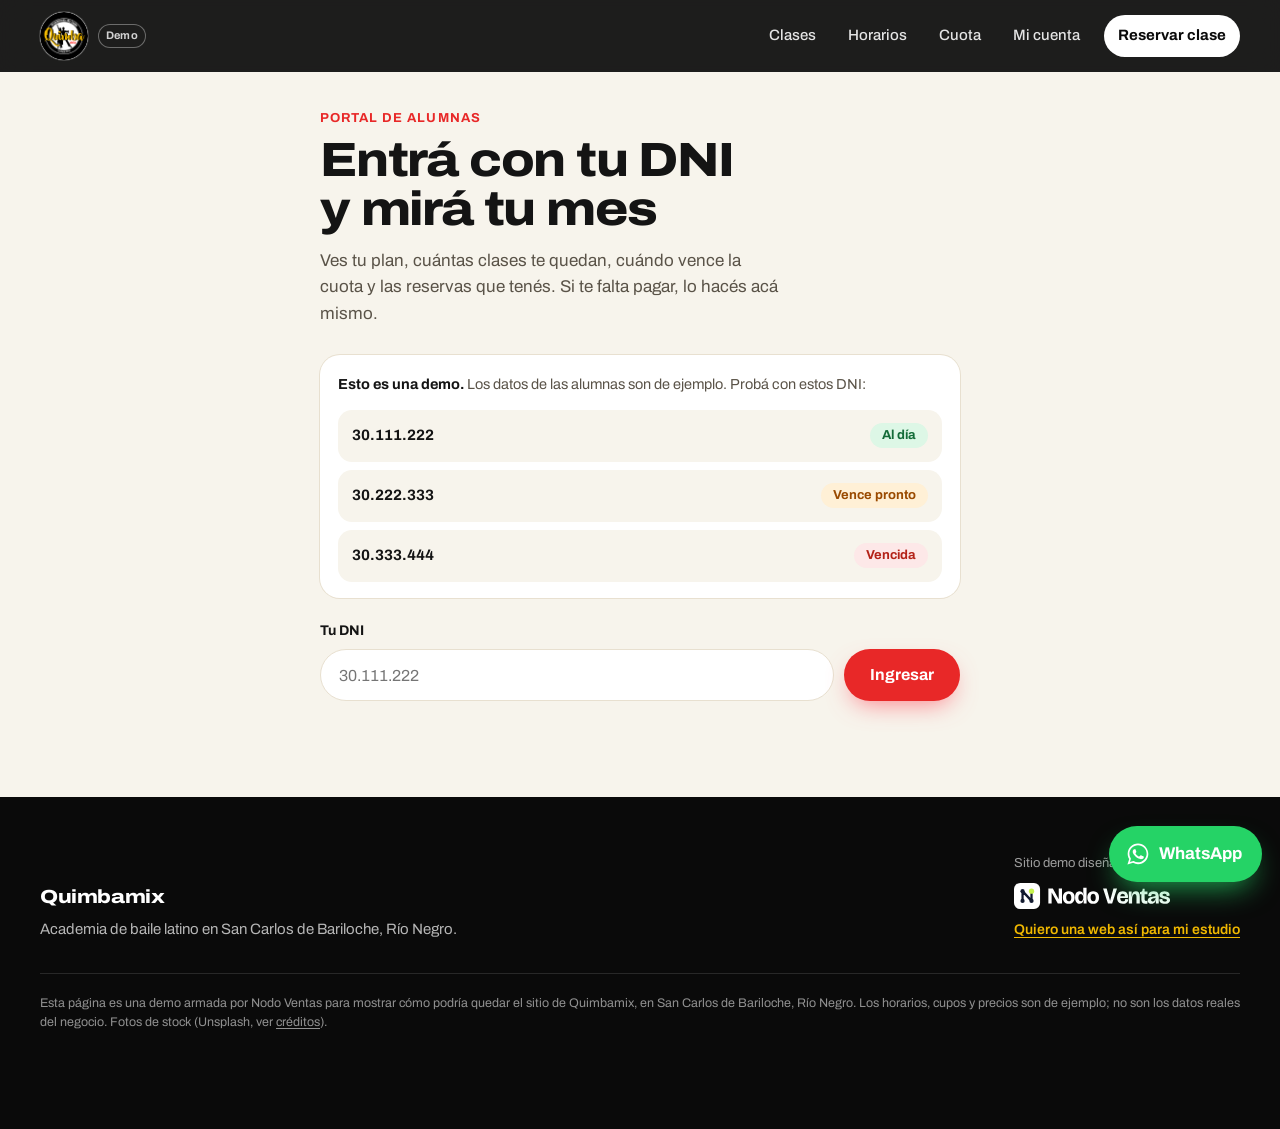
<file: mi-cuenta/index.html>
<!DOCTYPE html>
<html lang="es-AR">
<head>
  <meta charset="utf-8">
  <meta name="viewport" content="width=device-width, initial-scale=1, viewport-fit=cover">
  <title>Portal de alumnas · Quimbamix</title>
  <meta name="description" content="Entrá con tu DNI y mirá tu plan, cuántas clases te quedan, cuándo vence la cuota y tus reservas. Sitio demo creado por Nodo Ventas.">
  <meta name="robots" content="noindex, nofollow">
  <meta name="theme-color" content="#0A0A0A">
  <link rel="icon" href="../img/brand/favicon.png" type="image/png">
  <link rel="preconnect" href="https://fonts.googleapis.com">
  <link rel="preconnect" href="https://fonts.gstatic.com" crossorigin>
  <link href="https://fonts.googleapis.com/css2?family=Archivo:wdth,wght@62..125,400..900&display=swap" rel="stylesheet">
  <link rel="stylesheet" href="../styles.css">
  <link rel="stylesheet" href="portal.css">
</head>
<body class="subpage">
  <a class="skip" href="#contenido">Saltar al contenido</a>

  <header class="site-header solid" id="top">
    <div class="wrap header-inner">
      <a class="brand" href="../" aria-label="Quimbamix, inicio">
        <img class="brand-logo round" src="../img/brand/logo.png" alt="Quimbamix">
      </a>
      <a class="demo-tag" href="../oferta/" title="Sitio demo hecho por Nodo Ventas">Demo</a>
      <button class="menu-btn" type="button" aria-expanded="false" aria-controls="nav" aria-label="Abrir menú"><span></span><span></span></button>
      <nav class="nav" id="nav">
        <a href="../#clases">Clases</a>
        <a href="../#horarios">Horarios</a>
        <a href="../#cuota">Cuota</a>
        <a href="./" aria-current="page">Mi cuenta</a>
        <a class="nav-cta" href="../#horarios">Reservar clase</a>
      </nav>
    </div>
  </header>

  <main id="contenido" class="portal">
    <div class="wrap portal-wrap">
      <p class="portal-kicker">Portal de alumnas</p>
      <h1>Entrá con tu DNI y mirá tu mes</h1>
      <p class="portal-lead">Ves tu plan, cuántas clases te quedan, cuándo vence la cuota y las reservas que tenés. Si te falta pagar, lo hacés acá mismo.</p>

      <aside class="demo-banner" aria-label="Datos de la demo">
        <p><strong>Esto es una demo.</strong> Los datos de las alumnas son de ejemplo. Probá con estos DNI:</p>
        <div class="dni-hints">
          <button type="button" class="hint" data-dni="30111222">30.111.222 <span class="badge badge-ok">Al día</span></button>
          <button type="button" class="hint" data-dni="30222333">30.222.333 <span class="badge badge-pend">Vence pronto</span></button>
          <button type="button" class="hint" data-dni="30333444">30.333.444 <span class="badge badge-late">Vencida</span></button>
        </div>
      </aside>

      <form id="login-form" class="dni-form">
        <label for="dni">Tu DNI</label>
        <div class="dni-row">
          <input id="dni" name="dni" inputmode="numeric" autocomplete="off" required placeholder="30.111.222" aria-describedby="dni-error">
          <button class="btn btn-coral" type="submit">Ingresar</button>
        </div>
        <p class="form-error" id="dni-error" hidden>No encontramos ese DNI. En la demo usá uno de los tres de arriba.</p>
      </form>

      <section id="account-panel" class="account portal-account" hidden aria-live="polite"></section>
    </div>
  </main>

  <footer class="site-footer">
    <div class="wrap footer-grid">
      <div class="footer-brand">
        <span class="brand-name">Quimbamix</span>
        <p>Academia de baile latino en San Carlos de Bariloche, Río Negro.</p>
      </div>
      <div class="made-by">
        <span>Sitio demo diseñado por</span>
        <a href="../oferta/" aria-label="Nodo Ventas, ver la oferta"><img src="../img/nodo/nodo-ventas-logo-blanco.svg" alt="Nodo Ventas" width="150" height="25"></a>
        <a class="made-link" href="../oferta/">Quiero una web así para mi estudio</a>
      </div>
    </div>
    <p class="wrap legal">Esta página es una demo armada por Nodo Ventas para mostrar cómo podría quedar el sitio de Quimbamix, en San Carlos de Bariloche, Río Negro. Los horarios, cupos y precios son de ejemplo; no son los datos reales del negocio. Fotos de stock (Unsplash, ver <a href="../CREDITS.md">créditos</a>).</p>
  </footer>

  <a class="wa-float" href="https://wa.me/5491100000000?text=Hola%21%20Quiero%20reservar%20una%20clase%20de%20prueba" target="_blank" rel="noopener" aria-label="Escribir por WhatsApp">
    <svg viewBox="0 0 32 32" aria-hidden="true"><path fill="currentColor" d="M16 3C9 3 3.3 8.6 3.3 15.6c0 2.4.7 4.7 1.9 6.7L3 29l6.9-2.1c1.9 1 4 1.6 6.1 1.6 7 0 12.7-5.6 12.7-12.6S23 3 16 3zm0 23.2c-1.9 0-3.8-.5-5.4-1.5l-.4-.2-4.1 1.2 1.2-4-.3-.4a10.4 10.4 0 0 1-1.6-5.6C5.4 9.9 10.1 5.3 16 5.3s10.6 4.6 10.6 10.3S21.9 26.2 16 26.2zm5.8-7.7c-.3-.2-1.9-.9-2.2-1-.3-.1-.5-.2-.7.2-.2.3-.8 1-1 1.2-.2.2-.4.2-.7.1-.3-.2-1.3-.5-2.5-1.6-.9-.8-1.6-1.8-1.7-2.1-.2-.3 0-.5.1-.6l.5-.6c.2-.2.2-.3.3-.6.1-.2 0-.4 0-.6l-1-2.4c-.3-.6-.5-.5-.7-.5h-.6c-.2 0-.6.1-.9.4-.3.3-1.2 1.1-1.2 2.7s1.2 3.2 1.4 3.4c.2.2 2.4 3.6 5.8 5 2.9 1.1 3.4.9 4 .8.6-.1 1.9-.8 2.2-1.5.3-.8.3-1.4.2-1.5-.1-.2-.3-.3-.6-.4z"/></svg>
    <span>WhatsApp</span>
  </a>

  <div class="modal" id="modal-pago" hidden>
    <div class="sheet" role="dialog" aria-modal="true" aria-labelledby="pago-titulo">
      <button class="sheet-x" type="button" data-close aria-label="Cerrar">×</button>
      <div id="pago-form">
        <h2 id="pago-titulo">Cuota de noviembre</h2>
        <p class="pay-amount">$18.000</p>
        <p class="class-resume" id="pago-resumen">Plan 8 clases · Quimbamix</p>
        <fieldset class="pay-methods">
          <legend>Medio de pago</legend>
          <label><input type="radio" name="pm" checked> Dinero en cuenta de Mercado Pago</label>
          <label><input type="radio" name="pm"> Tarjeta de débito o crédito</label>
        </fieldset>
        <button class="btn btn-mp btn-block" type="button" id="btn-pagar">Pagar $18.000</button>
        <p class="fine-print">Simulación de demo: no se abre un checkout real ni se cobra nada.</p>
      </div>
      <div id="pago-ok" hidden>
        <div class="ok-head">
          <span class="ok-check" aria-hidden="true"><svg viewBox="0 0 24 24"><path d="M5 12.5l4.2 4.2L19 7" fill="none" stroke="currentColor" stroke-width="2.6" stroke-linecap="round" stroke-linejoin="round"/></svg></span>
          <div><h2>Pago aprobado</h2><p class="class-resume">La cuota quedó acreditada en tu cuenta.</p></div>
        </div>
        <button class="btn btn-ink btn-block" type="button" data-close>Volver</button>
      </div>
    </div>
  </div>

  <script src="portal.js"></script>
</body>
</html>
</file>
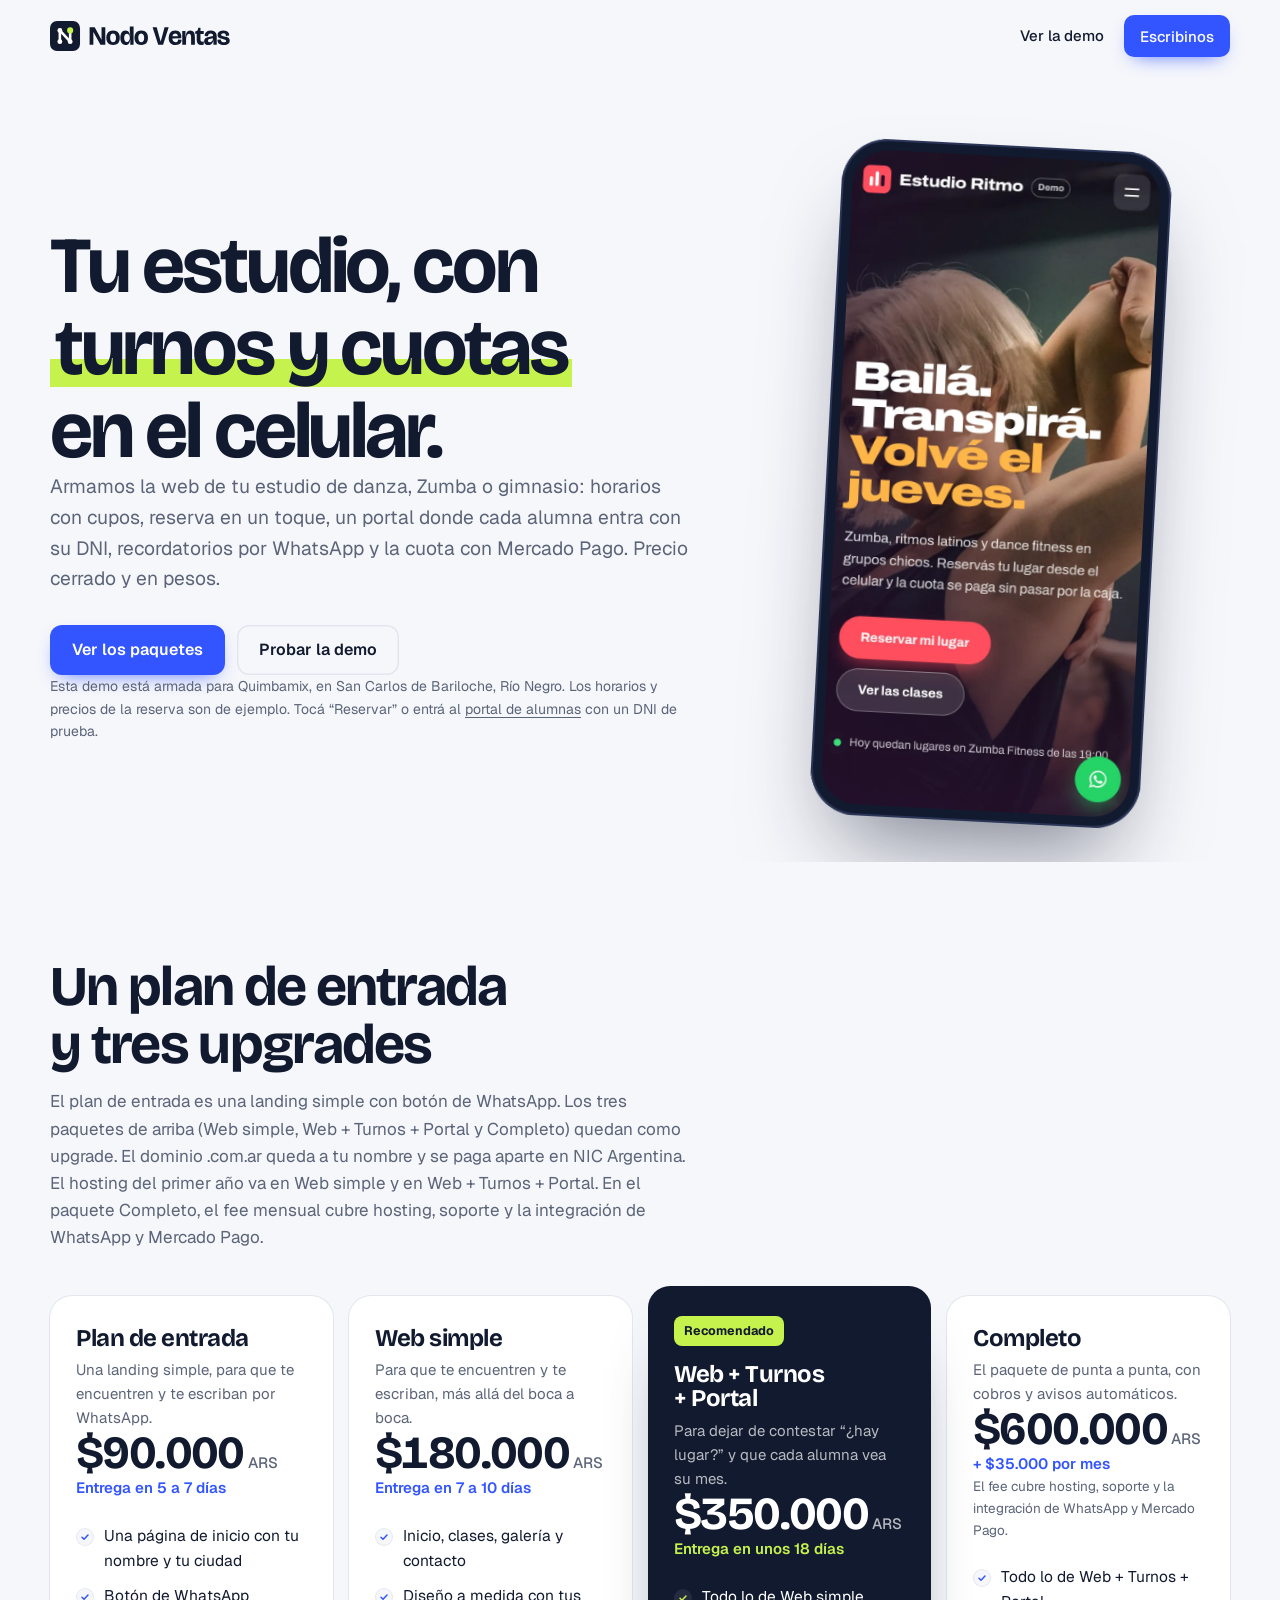
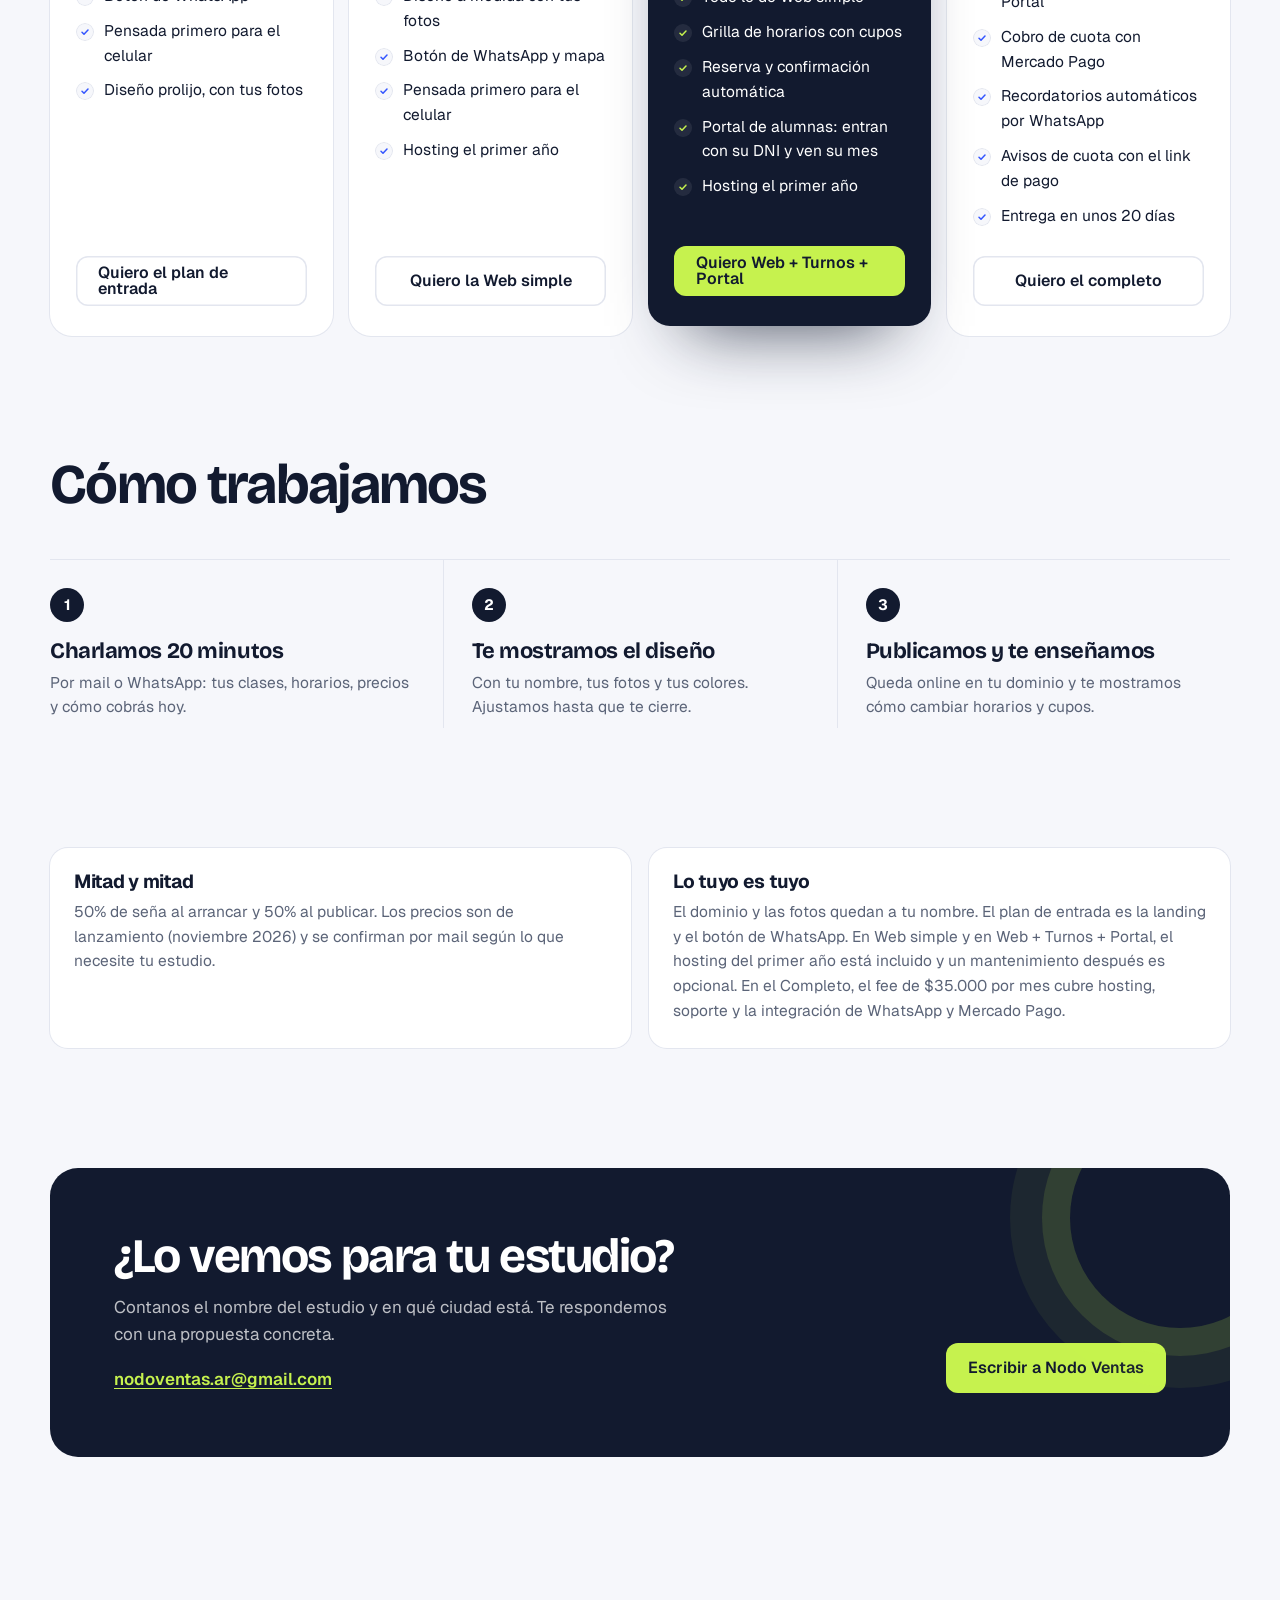
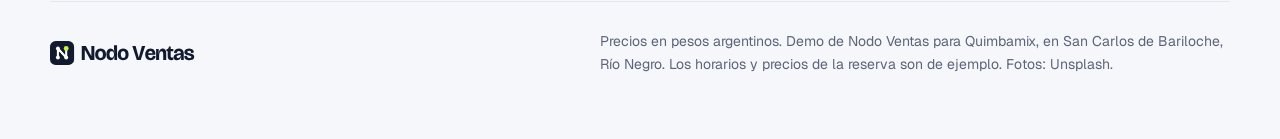
<file: oferta/index.html>
<!DOCTYPE html>
<html lang="es-AR">
<head>
  <meta charset="utf-8">
  <meta name="viewport" content="width=device-width, initial-scale=1">
  <title>Webs con turnos y cobros para estudios · Nodo Ventas</title>
  <meta name="description" content="Nodo Ventas arma webs para estudios de danza, Zumba, yoga, pilates, academias y centros de belleza: landing de entrada, horarios, reserva, portal de alumnas, recordatorios por WhatsApp y cuota con Mercado Pago.">
  <meta name="robots" content="noindex, nofollow">
  <meta name="theme-color" content="#F6F7FB">
  <link rel="icon" href="../img/nodo/favicon.svg" type="image/svg+xml">
  <link rel="preconnect" href="https://fonts.googleapis.com">
  <link rel="preconnect" href="https://fonts.gstatic.com" crossorigin>
  <link href="https://fonts.googleapis.com/css2?family=Bricolage+Grotesque:opsz,wght@12..96,600..800&family=Geist:wght@400..700&display=swap" rel="stylesheet">
  <link rel="stylesheet" href="../nodo.css">
</head>
<body class="nv">
  <header class="nv-header">
    <div class="nv-wrap">
      <a class="nv-logo" href="./"><img src="../img/nodo/nodo-ventas-logo.svg" alt="Nodo Ventas" width="182" height="30"></a>
      <nav class="nv-nav">
        <a class="nv-hide-sm" href="../">Ver la demo</a>
        <a class="nv-btn nv-btn-primary" href="mailto:nodoventas.ar@gmail.com?subject=Quiero%20una%20web%20para%20mi%20estudio">Escribinos</a>
      </nav>
    </div>
  </header>

  <main>
    <section class="nv-hero">
      <div class="nv-wrap">
        <div>
          <h1>Tu estudio, con <span class="nv-mark">turnos y cuotas</span> en el celular.</h1>
          <p class="nv-lead">Armamos la web de tu estudio de danza, Zumba o gimnasio: horarios con cupos, reserva en un toque, un portal donde cada alumna entra con su DNI, recordatorios por WhatsApp y la cuota con Mercado Pago. Precio cerrado y en pesos.</p>
          <div class="nv-cta-row">
            <a class="nv-btn nv-btn-primary" href="#paquetes">Ver los paquetes</a>
            <a class="nv-btn nv-btn-line" href="../">Probar la demo</a>
          </div>
          <p class="nv-note">Esta demo está armada para Quimbamix, en San Carlos de Bariloche, Río Negro. Los horarios y precios de la reserva son de ejemplo. Tocá “Reservar” o entrá al <a href="../mi-cuenta/">portal de alumnas</a> con un DNI de prueba.</p>
        </div>
        <div class="nv-device"><img src="../img/nodo/demo-movil.webp" alt="La demo de Quimbamix en un celular" width="390" height="800"></div>
      </div>
    </section>

    <section class="nv-section" id="paquetes">
      <div class="nv-wrap">
        <div class="nv-head">
          <h2>Un plan de entrada y tres upgrades</h2>
          <p>El plan de entrada es una landing simple con botón de WhatsApp. Los tres paquetes de arriba (Web simple, Web + Turnos + Portal y Completo) quedan como upgrade. El dominio .com.ar queda a tu nombre y se paga aparte en NIC Argentina. El hosting del primer año va en Web simple y en Web + Turnos + Portal. En el paquete Completo, el fee mensual cubre hosting, soporte y la integración de WhatsApp y Mercado Pago.</p>
        </div>
        <div class="nv-plans">
          <article class="nv-plan">
            <h3>Plan de entrada</h3>
            <p class="nv-for">Una landing simple, para que te encuentren y te escriban por WhatsApp.</p>
            <p class="nv-price">$90.000<small>ARS</small></p>
            <p class="nv-fee">Entrega en 5 a 7 días</p>
            <ul>
              <li>Una página de inicio con tu nombre y tu ciudad</li>
              <li>Botón de WhatsApp</li>
              <li>Pensada primero para el celular</li>
              <li>Diseño prolijo, con tus fotos</li>
            </ul>
            <a class="nv-btn nv-btn-line" href="mailto:nodoventas.ar@gmail.com?subject=Plan%20de%20entrada">Quiero el plan de entrada</a>
          </article>
          <article class="nv-plan">
            <h3>Web simple</h3>
            <p class="nv-for">Para que te encuentren y te escriban, más allá del boca a boca.</p>
            <p class="nv-price">$180.000<small>ARS</small></p>
            <p class="nv-fee">Entrega en 7 a 10 días</p>
            <ul>
              <li>Inicio, clases, galería y contacto</li>
              <li>Diseño a medida con tus fotos</li>
              <li>Botón de WhatsApp y mapa</li>
              <li>Pensada primero para el celular</li>
              <li>Hosting el primer año</li>
            </ul>
            <a class="nv-btn nv-btn-line" href="mailto:nodoventas.ar@gmail.com?subject=Paquete%20Web%20simple">Quiero la Web simple</a>
          </article>
          <article class="nv-plan nv-featured">
            <span class="nv-flag">Recomendado</span>
            <h3>Web + Turnos + Portal</h3>
            <p class="nv-for">Para dejar de contestar “¿hay lugar?” y que cada alumna vea su mes.</p>
            <p class="nv-price">$350.000<small>ARS</small></p>
            <p class="nv-fee">Entrega en unos 18 días</p>
            <ul>
              <li>Todo lo de Web simple</li>
              <li>Grilla de horarios con cupos</li>
              <li>Reserva y confirmación automática</li>
              <li>Portal de alumnas: entran con su DNI y ven su mes</li>
              <li>Hosting el primer año</li>
            </ul>
            <a class="nv-btn nv-btn-lime" href="mailto:nodoventas.ar@gmail.com?subject=Paquete%20Web%20%2B%20Turnos%20%2B%20Portal">Quiero Web + Turnos + Portal</a>
          </article>
          <article class="nv-plan">
            <h3>Completo</h3>
            <p class="nv-for">El paquete de punta a punta, con cobros y avisos automáticos.</p>
            <p class="nv-price">$600.000<small>ARS</small></p>
            <p class="nv-fee">+ $35.000 por mes</p>
            <p class="nv-fee-note">El fee cubre hosting, soporte y la integración de WhatsApp y Mercado Pago.</p>
            <ul>
              <li>Todo lo de Web + Turnos + Portal</li>
              <li>Cobro de cuota con Mercado Pago</li>
              <li>Recordatorios automáticos por WhatsApp</li>
              <li>Avisos de cuota con el link de pago</li>
              <li>Entrega en unos 20 días</li>
            </ul>
            <a class="nv-btn nv-btn-line" href="mailto:nodoventas.ar@gmail.com?subject=Paquete%20Completo">Quiero el completo</a>
          </article>
        </div>
      </div>
    </section>

    <section class="nv-section" style="padding-top:24px">
      <div class="nv-wrap">
        <div class="nv-head"><h2>Cómo trabajamos</h2></div>
        <div class="nv-steps">
          <div class="nv-step"><h3>Charlamos 20 minutos</h3><p>Por mail o WhatsApp: tus clases, horarios, precios y cómo cobrás hoy.</p></div>
          <div class="nv-step"><h3>Te mostramos el diseño</h3><p>Con tu nombre, tus fotos y tus colores. Ajustamos hasta que te cierre.</p></div>
          <div class="nv-step"><h3>Publicamos y te enseñamos</h3><p>Queda online en tu dominio y te mostramos cómo cambiar horarios y cupos.</p></div>
        </div>
      </div>
    </section>

    <section class="nv-section" style="padding-top:24px">
      <div class="nv-wrap nv-terms">
        <div class="nv-term"><h3>Mitad y mitad</h3><p>50% de seña al arrancar y 50% al publicar. Los precios son de lanzamiento (noviembre 2026) y se confirman por mail según lo que necesite tu estudio.</p></div>
        <div class="nv-term"><h3>Lo tuyo es tuyo</h3><p>El dominio y las fotos quedan a tu nombre. El plan de entrada es la landing y el botón de WhatsApp. En Web simple y en Web + Turnos + Portal, el hosting del primer año está incluido y un mantenimiento después es opcional. En el Completo, el fee de $35.000 por mes cubre hosting, soporte y la integración de WhatsApp y Mercado Pago.</p></div>
      </div>
    </section>

    <section class="nv-section" style="padding-top:24px">
      <div class="nv-wrap">
        <div class="nv-cta">
          <div>
            <h2>¿Lo vemos para tu estudio?</h2>
            <p>Contanos el nombre del estudio y en qué ciudad está. Te respondemos con una propuesta concreta.</p>
            <a class="nv-mail" href="mailto:nodoventas.ar@gmail.com">nodoventas.ar@gmail.com</a>
          </div>
          <a class="nv-btn nv-btn-lime" href="mailto:nodoventas.ar@gmail.com?subject=Quiero%20una%20web%20para%20mi%20estudio">Escribir a Nodo Ventas</a>
        </div>
      </div>
    </section>
  </main>

  <footer class="nv-footer">
    <div class="nv-wrap">
      <img src="../img/nodo/nodo-ventas-logo.svg" alt="Nodo Ventas" width="146" height="24">
      <p class="nv-disclaimer">Precios en pesos argentinos. Demo de Nodo Ventas para Quimbamix, en San Carlos de Bariloche, Río Negro. Los horarios y precios de la reserva son de ejemplo. Fotos: Unsplash.</p>
    </div>
  </footer>
  <script>
    const h = document.querySelector(".nv-header");
    addEventListener("scroll", () => h.classList.toggle("scrolled", scrollY > 8), { passive: true });
  </script>
</body>
</html>
</file>
<file: styles.css>
:root {
  --plum: #0A0A0A;
  --plum-2: #1A1A1A;
  --coral: #E82828;
  --coral-ink: #C01C1C;
  --amber: #F0B800;
  --paper: #FFFFFF;
  --mist: #F7F4EC;
  --ink: #141414;
  --ink-soft: #5A5348;
  --line: #E8E0D0;
  --mp: #009EE3;
  --wa: #25D366;
  --font: "Archivo", "Helvetica Neue", Arial, sans-serif;
  --max: 1200px;
  --ease: cubic-bezier(.16, 1, .3, 1);
}
*, *::before, *::after { box-sizing: border-box; }
html { scroll-behavior: smooth; -webkit-text-size-adjust: 100%; }
@media (prefers-reduced-motion: reduce) { html { scroll-behavior: auto; } *, *::before, *::after { animation: none !important; transition: none !important; } }
body { margin: 0; background: var(--paper); color: var(--ink); font-family: var(--font); font-size: 17px; line-height: 1.55; -webkit-font-smoothing: antialiased; font-variation-settings: "wdth" 100; }
::selection { background: var(--coral); color: #fff; }
img { max-width: 100%; display: block; }
a { color: inherit; text-underline-offset: .18em; }
button, input { font: inherit; color: inherit; }
button { cursor: pointer; }
:focus-visible { outline: 3px solid var(--amber); outline-offset: 3px; border-radius: 6px; }
h1, h2, h3 { margin: 0; line-height: 1.02; letter-spacing: -0.025em; font-weight: 800; font-stretch: 112%; font-variation-settings: "wdth" 112; text-wrap: balance; }
p { margin: 0; }
.wrap { width: min(var(--max), calc(100% - 40px)); margin-inline: auto; }
.skip { position: absolute; left: 12px; top: -48px; z-index: 100; background: var(--amber); color: var(--ink); padding: 8px 12px; border-radius: 8px; }
.skip:focus { top: 12px; }

/* header */
.site-header { position: fixed; inset: 0 0 auto; z-index: 40; color: #fff; transition: background .4s var(--ease), box-shadow .4s var(--ease); }
.site-header.solid { background: rgba(10, 10, 10, .92); backdrop-filter: saturate(1.4) blur(14px); box-shadow: 0 1px 0 rgba(255,255,255,.08); }
.header-inner { display: flex; align-items: center; justify-content: space-between; min-height: 72px; gap: 16px; }
.brand { display: inline-flex; align-items: center; gap: 10px; text-decoration: none; }
.brand-mark { width: 34px; height: 34px; }
.brand-name { font-weight: 800; font-size: 19px; letter-spacing: -0.02em; font-variation-settings: "wdth" 118; }

/* branding real */
.brand-logo { display: block; height: 44px; width: auto; max-width: 200px; object-fit: contain; }
.brand-logo.round { height: 48px; width: 48px; max-width: 48px; border-radius: 50%; background: #fff; object-fit: cover; box-shadow: 0 0 0 1px rgba(255,255,255,.18); }
.brand-logo.tile { height: 52px; width: auto; max-width: 168px; border-radius: 8px; background: #fff; padding: 3px 5px; object-fit: contain; }
.brand-wordmark { display: flex; flex-direction: column; justify-content: center; line-height: 1; color: #fff; text-decoration: none; }
.brand-wordmark .wm-name { font-weight: 500; font-size: 22px; letter-spacing: 0.01em; font-variation-settings: "wdth" 110; }
.brand-wordmark .wm-sub { font-size: 9px; font-weight: 600; letter-spacing: 0.16em; text-transform: uppercase; opacity: .88; margin-top: 3px; }
.brand-wordmark.gm .wm-name { font-weight: 800; font-size: 24px; letter-spacing: -0.04em; text-transform: lowercase; font-variation-settings: "wdth" 125; }
.brand-wordmark.gm .wm-sub { letter-spacing: 0.22em; font-weight: 600; font-size: 9px; }
@media (max-width: 860px) {
  .brand-logo { height: 38px; max-width: 150px; }
  .brand-logo.round { height: 42px; width: 42px; max-width: 42px; }
  .brand-logo.tile { height: 48px; max-width: 150px; }
  .brand-wordmark .wm-name { font-size: 20px; }
}

.nav { display: flex; align-items: center; gap: 4px; }
.nav a { text-decoration: none; font-size: 15px; font-weight: 500; padding: 9px 14px; border-radius: 999px; opacity: .88; transition: background .2s, opacity .2s; }
.nav a:hover { opacity: 1; background: rgba(255,255,255,.1); }
.nav .nav-cta { background: #fff; color: var(--plum); font-weight: 700; opacity: 1; margin-left: 6px; }
.nav .nav-cta:hover { background: var(--amber); }
.menu-btn { display: none; width: 44px; height: 44px; border: 0; border-radius: 12px; background: rgba(255,255,255,.12); position: relative; }
.menu-btn span { position: absolute; left: 13px; right: 13px; height: 2px; background: #fff; border-radius: 2px; transition: transform .3s var(--ease); }
.menu-btn span:first-child { top: 17px; } .menu-btn span:last-child { top: 25px; }
.menu-btn[aria-expanded="true"] span:first-child { transform: translateY(4px) rotate(45deg); }
.menu-btn[aria-expanded="true"] span:last-child { transform: translateY(-4px) rotate(-45deg); }
@media (max-width: 860px) {
  .menu-btn { display: block; }
  .nav { position: absolute; top: 72px; left: 12px; right: 12px; flex-direction: column; align-items: stretch; padding: 10px; border-radius: 18px; background: var(--plum); box-shadow: 0 24px 48px rgba(0,0,0,.35); opacity: 0; transform: translateY(-8px); pointer-events: none; transition: opacity .25s var(--ease), transform .25s var(--ease); }
  .nav.open { opacity: 1; transform: none; pointer-events: auto; }
  .nav a { padding: 14px 16px; font-size: 17px; }
  .nav .nav-cta { margin: 6px 0 0; text-align: center; }
}

/* buttons */
.btn { display: inline-flex; align-items: center; justify-content: center; gap: 8px; min-height: 52px; padding: 0 26px; border-radius: 999px; border: 0; font-weight: 700; font-size: 16px; text-decoration: none; transition: transform .2s var(--ease), background .2s, box-shadow .2s; }
.btn:active { transform: scale(.97); }
.btn-coral { background: var(--coral); color: #fff; box-shadow: 0 10px 24px -8px rgba(255,77,94,.7); }
.btn-coral:hover { background: var(--coral-ink); }
.btn-glass { background: rgba(255,255,255,.14); color: #fff; backdrop-filter: blur(8px); box-shadow: inset 0 0 0 1px rgba(255,255,255,.35); }
.btn-glass:hover { background: rgba(255,255,255,.24); }
.btn-ink { background: var(--plum); color: #fff; }
.btn-ink:hover { background: var(--plum-2); }
.btn-mp { background: var(--mp); color: #fff; }
.btn-mp:hover { background: #0088c4; }
.btn-ghost { background: transparent; box-shadow: inset 0 0 0 1.5px var(--line); color: var(--ink); }
.btn-block { width: 100%; }
.btn[disabled] { opacity: .45; cursor: not-allowed; box-shadow: none; }

/* hero */
.hero { position: relative; min-height: 100svh; display: flex; align-items: flex-end; color: #fff; overflow: hidden; background: var(--plum); }
.hero-img { position: absolute; inset: 0; width: 100%; height: 100%; object-fit: cover; object-position: 62% 30%; transform: scale(1.06); animation: settle 1.8s var(--ease) forwards; }
.hero-shade { position: absolute; inset: 0; background: linear-gradient(180deg, rgba(10, 10, 10,.55) 0%, rgba(10, 10, 10,0) 28%, rgba(10, 10, 10,.2) 50%, rgba(10, 10, 10,.94) 100%), linear-gradient(90deg, rgba(10, 10, 10,.7) 0%, rgba(10, 10, 10,0) 65%); }
.hero-inner { position: relative; padding: 96px 0 64px; display: grid; grid-template-columns: 1.15fr minmax(260px, 360px); gap: 40px; align-items: end; width: 100%; }
.hero-video { width: min(100%, 360px); aspect-ratio: 9 / 16; justify-self: end; border-radius: 22px; overflow: hidden; background: #000; box-shadow: 0 28px 60px -18px rgba(0,0,0,.7), 0 0 0 1px rgba(255,255,255,.14); }
.hero-video video { width: 100%; height: 100%; display: block; object-fit: contain; background: #000; }
.hero-copy { min-width: 0; }
.hero-title { font-size: clamp(50px, 9vw, 124px); line-height: .9; letter-spacing: -0.035em; font-weight: 900; font-variation-settings: "wdth" 125; max-width: 11ch; }
.hero-title span { display: inline-block; opacity: 0; transform: translateY(.35em); animation: rise .9s var(--ease) forwards; }
.hero-title span:nth-child(2) { animation-delay: .12s; }
.hero-title span:nth-child(3) { animation-delay: .24s; color: var(--amber); }
.hero-lead { max-width: 46ch; margin-top: 26px; font-size: clamp(17px, 1.6vw, 20px); color: rgba(255,255,255,.86); }
.hero-actions { display: flex; flex-wrap: wrap; gap: 12px; margin-top: 30px; }
.hero-meta { display: flex; align-items: center; gap: 10px; margin-top: 28px; font-size: 14px; color: rgba(255,255,255,.75); }
.live-dot { width: 9px; height: 9px; border-radius: 50%; background: #3BE07A; box-shadow: 0 0 0 0 rgba(59,224,122,.6); animation: pulse 2s infinite; }
@keyframes settle { to { transform: scale(1); } }
@keyframes rise { to { opacity: 1; transform: none; } }
@keyframes pulse { 70% { box-shadow: 0 0 0 10px rgba(59,224,122,0); } 100% { box-shadow: 0 0 0 0 rgba(59,224,122,0); } }

/* sections */
section { scroll-margin-top: 72px; }
.section-head { display: grid; grid-template-columns: 1.1fr 1fr; gap: 24px 64px; align-items: end; margin-bottom: 40px; }
.section-head h2 { font-size: clamp(36px, 5vw, 64px); }
.section-head p { color: var(--ink-soft); max-width: 48ch; }
@media (max-width: 860px) { .section-head { grid-template-columns: 1fr; margin-bottom: 28px; } }

.clases { padding: 104px 0 88px; }
.rail { display: grid; grid-auto-flow: column; grid-auto-columns: minmax(280px, 31%); gap: 18px; overflow-x: auto; scroll-snap-type: x mandatory; padding: 4px max(20px, calc((100% - var(--max)) / 2)) 24px; scroll-padding-inline: max(20px, calc((100% - var(--max)) / 2)); scrollbar-width: thin; scrollbar-color: var(--coral) var(--mist); }
.rail::-webkit-scrollbar { height: 6px; } .rail::-webkit-scrollbar-thumb { background: var(--coral); border-radius: 6px; } .rail::-webkit-scrollbar-track { background: var(--mist); }
@media (max-width: 860px) { .rail { grid-auto-columns: 78%; } }
.class-tile { position: relative; scroll-snap-align: start; border-radius: 22px; overflow: hidden; aspect-ratio: 4 / 5; background: var(--plum); color: #fff; isolation: isolate; }
.class-tile img { position: absolute; inset: 0; width: 100%; height: 100%; object-fit: cover; transition: transform .8s var(--ease); z-index: -1; }
.class-tile::after { content: ""; position: absolute; inset: 0; z-index: -1; background: linear-gradient(180deg, rgba(10, 10, 10,0) 40%, rgba(10, 10, 10,.92) 100%); }
.class-tile:hover img { transform: scale(1.05); }
.tile-copy { position: absolute; inset: auto 0 0; padding: 22px; }
.tile-copy h3 { font-size: 28px; }
.tile-copy p { margin-top: 6px; color: rgba(255,255,255,.85); font-size: 15px; }
.tile-meta { display: inline-block; margin-top: 12px; font-size: 13px; font-weight: 600; color: var(--amber); }

/* horarios */
.horarios { padding: 96px 0; background: var(--mist); }
.days { display: flex; gap: 8px; overflow-x: auto; padding-bottom: 6px; margin-bottom: 22px; scrollbar-width: none; }
.days::-webkit-scrollbar { display: none; }
.day { flex: 0 0 auto; min-width: 82px; padding: 12px 16px; border-radius: 16px; border: 0; background: #fff; color: var(--ink); text-align: left; box-shadow: inset 0 0 0 1px var(--line); transition: background .2s, color .2s; }
.day b { display: block; font-size: 17px; }
.day small { color: var(--ink-soft); font-size: 13px; }
.day[aria-selected="true"] { background: var(--plum); color: #fff; box-shadow: none; }
.day[aria-selected="true"] small { color: rgba(255,255,255,.7); }
.schedule { display: grid; gap: 12px; }
.slot { display: grid; grid-template-columns: 76px 96px 1fr auto; align-items: center; gap: 20px; padding: 14px 16px 14px 20px; border-radius: 20px; background: #fff; box-shadow: 0 1px 2px rgba(10, 10, 10,.06); animation: rise .5s var(--ease) both; opacity: 0; transform: translateY(8px); }
.slot:nth-child(2) { animation-delay: .05s; } .slot:nth-child(3) { animation-delay: .1s; }
.slot-time { font-size: 24px; font-weight: 800; font-variant-numeric: tabular-nums; letter-spacing: -0.02em; }
.slot-time small { display: block; font-size: 13px; font-weight: 500; color: var(--ink-soft); }
.slot img { width: 96px; height: 72px; object-fit: cover; border-radius: 12px; }
.slot h3 { font-size: 20px; letter-spacing: -0.015em; font-variation-settings: "wdth" 105; }
.slot-sub { color: var(--ink-soft); font-size: 14px; margin-top: 2px; }
.spots { display: flex; align-items: center; gap: 10px; margin-top: 8px; font-size: 13px; font-weight: 600; }
.bar { width: 110px; height: 6px; border-radius: 6px; background: var(--line); overflow: hidden; }
.bar i { display: block; height: 100%; background: var(--coral); border-radius: 6px; }
.spots.ok { color: #1F8A4C; } .spots.ok .bar i { background: #2EB866; }
.spots.warn { color: #C2410C; } .spots.warn .bar i { background: var(--amber); }
.spots.full { color: var(--ink-soft); }
.slot .btn { min-height: 46px; padding: 0 20px; font-size: 15px; }
@media (max-width: 720px) {
  .slot { grid-template-columns: 64px 1fr; grid-template-areas: "time info" "btn btn"; gap: 12px 14px; padding: 16px; }
  .slot img { display: none; }
  .slot-time { grid-area: time; font-size: 21px; }
  .slot-info { grid-area: info; }
  .slot .btn { grid-area: btn; width: 100%; }
}

/* cuota */
.cuota { padding: 112px 0; }
.cuota-grid { display: grid; grid-template-columns: 1fr minmax(320px, 440px); gap: 64px; align-items: center; }
.cuota-copy h2, .avisos-copy h2 { font-size: clamp(36px, 5vw, 60px); }
.cuota-copy > p, .avisos-copy > p { margin-top: 18px; color: var(--ink-soft); max-width: 46ch; }
.ticks { list-style: none; padding: 0; margin: 26px 0 0; display: grid; gap: 12px; }
.ticks li { display: flex; gap: 12px; align-items: flex-start; font-weight: 500; }
.ticks li::before { content: ""; flex: 0 0 22px; height: 22px; border-radius: 50%; background: var(--coral) url("data:image/svg+xml,%3Csvg xmlns='http://www.w3.org/2000/svg' viewBox='0 0 24 24'%3E%3Cpath d='M6 12.5l4 4L18 8' fill='none' stroke='white' stroke-width='3' stroke-linecap='round' stroke-linejoin='round'/%3E%3C/svg%3E") center/14px no-repeat; margin-top: 1px; }
.account { background: #fff; border-radius: 28px; padding: 26px; box-shadow: 0 30px 60px -24px rgba(10, 10, 10,.35), 0 0 0 1px var(--line); }
.account-head { display: flex; gap: 14px; align-items: center; padding-bottom: 18px; border-bottom: 1px solid var(--line); }
.account-head strong { display: block; font-size: 18px; } .account-head span { color: var(--ink-soft); font-size: 14px; }
.avatar { width: 48px; height: 48px; border-radius: 50%; display: grid; place-items: center; background: var(--amber); color: var(--plum); font-weight: 800; }
.fee-row { display: flex; justify-content: space-between; align-items: center; padding: 16px 0; border-bottom: 1px solid var(--line); }
.fee-row strong { display: block; } .fee-row span { color: var(--ink-soft); font-size: 14px; }
.badge { font-size: 13px; font-weight: 700; padding: 6px 12px; border-radius: 999px; }
.badge-ok { background: #DDF7E6; color: #136C38; }
.badge-pend { background: #FFF0D6; color: #9A4A00; }
.account .btn-mp { width: 100%; margin-top: 20px; }
.fine-print { font-size: 12.5px; color: var(--ink-soft); margin-top: 12px; }
@media (max-width: 860px) { .cuota-grid { grid-template-columns: 1fr; gap: 40px; } .cuota { padding: 80px 0; } }

/* avisos */
.avisos { padding: 112px 0; background: var(--plum); color: #fff; overflow: hidden; }
.avisos-grid { display: grid; grid-template-columns: minmax(300px, 380px) 1fr; gap: 80px; align-items: center; }
.avisos-copy > p { color: rgba(255,255,255,.78); }
.avisos-copy .btn { margin-top: 28px; background: #fff; color: var(--plum); }
.phone { border-radius: 40px; padding: 10px; background: #0E0711; box-shadow: 0 40px 80px -20px rgba(0,0,0,.6), 0 0 0 1px rgba(255,255,255,.08); transform: rotate(-2deg); }
.phone .wa-top { border-radius: 30px 30px 0 0; }
.phone .wa-body { border-radius: 0 0 30px 30px; min-height: 470px; }
@media (max-width: 860px) { .avisos-grid { grid-template-columns: 1fr; gap: 48px; } .phone { transform: none; max-width: 380px; } .avisos { padding: 80px 0; } }

/* whatsapp look */
.wa-top { display: flex; align-items: center; gap: 10px; padding: 12px 14px; background: #008069; color: #fff; }
.wa-back { font-size: 26px; line-height: 1; opacity: .9; }
.wa-ava { width: 36px; height: 36px; flex: 0 0 36px; } .wa-ava svg { width: 100%; height: 100%; }
.wa-name { display: flex; flex-direction: column; line-height: 1.2; } .wa-name b { font-size: 15px; } .wa-name small { font-size: 12px; opacity: .8; }
.wa-body { background: #EFEAE2; padding: 14px 12px 18px; display: flex; flex-direction: column; gap: 6px; color: #111B21; font-family: -apple-system, "Segoe UI", Roboto, Helvetica, Arial, sans-serif; font-size: 14.5px; line-height: 1.4; }
.wa-day { align-self: center; background: #fff; color: #54656F; font-size: 12px; padding: 4px 10px; border-radius: 8px; margin: 6px 0; box-shadow: 0 1px 1px rgba(0,0,0,.08); }
.bubble { max-width: 86%; padding: 7px 9px 6px; border-radius: 10px; box-shadow: 0 1px 1px rgba(0,0,0,.12); position: relative; }
.bubble.in { align-self: flex-start; background: #fff; border-top-left-radius: 2px; }
.bubble.out { align-self: flex-end; background: #D9FDD3; border-top-right-radius: 2px; }
.bubble time { display: block; text-align: right; font-size: 11px; color: #667781; margin-top: 2px; }
.ticks-blue { color: #53BDEB; letter-spacing: -3px; margin-left: 2px; }
.wa-link { color: #027EB5; text-decoration: underline; }

/* sala */
.sala { position: relative; min-height: 70vh; display: flex; align-items: flex-end; color: #fff; }
.sala img { position: absolute; inset: 0; width: 100%; height: 100%; object-fit: cover; }
.sala::before { content: ""; position: absolute; inset: 0; z-index: 1; background: linear-gradient(0deg, rgba(10, 10, 10,.85), rgba(10, 10, 10,0) 60%); }
.sala-copy { position: relative; z-index: 2; padding-bottom: 56px; }
.sala-copy h2 { font-size: clamp(30px, 4.4vw, 56px); max-width: 18ch; }

/* faq */
.faq { padding: 112px 0; }
.faq-grid { display: grid; grid-template-columns: 1fr 1.3fr; gap: 64px; }
.faq h2 { font-size: clamp(34px, 4.5vw, 56px); }
details { border-bottom: 1px solid var(--line); padding: 20px 0; }
summary { cursor: pointer; font-weight: 700; font-size: 19px; list-style: none; display: flex; justify-content: space-between; gap: 16px; }
summary::-webkit-details-marker { display: none; }
summary::after { content: "+"; font-weight: 400; font-size: 26px; line-height: 1; color: var(--coral); transition: transform .3s var(--ease); }
details[open] summary::after { transform: rotate(45deg); }
details p { margin-top: 10px; color: var(--ink-soft); max-width: 60ch; }
@media (max-width: 860px) { .faq-grid { grid-template-columns: 1fr; gap: 24px; } .faq { padding: 80px 0; } }

/* footer */
.site-footer { background: var(--plum); color: #fff; padding: 56px 0 96px; }
.footer-grid { display: flex; flex-wrap: wrap; justify-content: space-between; gap: 32px; align-items: flex-end; padding-bottom: 32px; border-bottom: 1px solid rgba(255,255,255,.12); }
.footer-brand p { color: rgba(255,255,255,.7); margin-top: 6px; font-size: 15px; }
.made-by { display: grid; gap: 10px; justify-items: start; }
.made-by > span { font-size: 13px; color: rgba(255,255,255,.6); }
.made-by img { height: 26px; width: auto; }
.made-link { font-size: 14px; font-weight: 600; color: var(--amber); }
.legal { font-size: 12.5px; color: rgba(255,255,255,.55); margin-top: 20px; }

/* floating */
.wa-float { position: fixed; right: 18px; bottom: 18px; z-index: 50; display: inline-flex; align-items: center; gap: 8px; height: 56px; padding: 0 20px 0 16px; border-radius: 999px; background: var(--wa); color: #fff; font-weight: 700; text-decoration: none; box-shadow: 0 14px 30px -10px rgba(37,211,102,.8); transition: transform .2s var(--ease); }
.wa-float:hover { transform: translateY(-2px); }
.wa-float svg { width: 26px; height: 26px; }
.demo-chip { position: fixed; left: 14px; bottom: 18px; z-index: 50; font-size: 12px; font-weight: 600; text-decoration: none; padding: 7px 12px; border-radius: 999px; background: rgba(10, 10, 10,.78); color: rgba(255,255,255,.9); backdrop-filter: blur(8px); box-shadow: inset 0 0 0 1px rgba(255,255,255,.18); }
@media (max-width: 520px) { .wa-float span { display: none; } .wa-float { padding: 0; width: 56px; justify-content: center; } }

/* modal */
.modal { position: fixed; inset: 0; z-index: 80; display: grid; place-items: end center; background: rgba(20,8,24,.55); backdrop-filter: blur(4px); padding: 0; }
@media (min-width: 640px) { .modal { place-items: center; padding: 24px; } }
.modal[hidden] { display: none; }
.sheet { position: relative; width: min(460px, 100%); max-height: 92svh; overflow: auto; background: #fff; color: var(--ink); border-radius: 26px 26px 0 0; padding: 30px 24px 26px; animation: sheet .45s var(--ease); }
@media (min-width: 640px) { .sheet { border-radius: 26px; } }
@keyframes sheet { from { transform: translateY(40px); opacity: 0; } }
.sheet h2 { font-size: 28px; }
.sheet-x { position: absolute; right: 14px; top: 14px; width: 38px; height: 38px; border-radius: 50%; border: 0; background: var(--mist); font-size: 22px; line-height: 1; }
.class-resume { color: var(--ink-soft); margin-top: 6px; }
.sheet label { display: block; font-weight: 600; font-size: 14px; margin: 18px 0 6px; }
.sheet input:not([type="radio"]) { width: 100%; height: 52px; border-radius: 14px; border: 1.5px solid var(--line); padding: 0 16px; font-size: 16px; background: #fff; }
.sheet input:focus { outline: none; border-color: var(--coral); box-shadow: 0 0 0 4px rgba(255,77,94,.15); }
.sheet .btn-block { margin-top: 22px; }
.ok-head { display: flex; gap: 14px; align-items: center; }
.ok-check { width: 52px; height: 52px; flex: 0 0 52px; border-radius: 50%; background: #2EB866; color: #fff; display: grid; place-items: center; animation: pop .5s var(--ease); }
.ok-check svg { width: 28px; height: 28px; }
@keyframes pop { from { transform: scale(.4); opacity: 0; } }
.wa-label { margin: 22px 0 8px; font-size: 13px; font-weight: 600; color: var(--ink-soft); }
.wa-mini { border-radius: 18px; overflow: hidden; box-shadow: 0 0 0 1px var(--line); }
.wa-mini .wa-body { min-height: 0; }
.wa-mini .bubble { animation: rise .5s .25s var(--ease) both; opacity: 0; transform: translateY(8px); }
.pay-amount { font-size: 44px; font-weight: 800; letter-spacing: -0.03em; margin-top: 10px; font-variant-numeric: tabular-nums; }
.pay-methods { border: 0; padding: 0; margin: 18px 0 0; display: grid; gap: 8px; }
.pay-methods legend { font-weight: 600; font-size: 14px; margin-bottom: 8px; }
.pay-methods label { margin: 0; display: flex; gap: 10px; align-items: center; padding: 14px; border-radius: 14px; box-shadow: inset 0 0 0 1.5px var(--line); font-weight: 500; }
.pay-methods label:has(input:checked) { box-shadow: inset 0 0 0 2px var(--mp); }
.pay-methods input { accent-color: var(--mp); }
.btn.loading { pointer-events: none; opacity: .8; }
.btn.loading::after { content: ""; width: 16px; height: 16px; border-radius: 50%; border: 2px solid rgba(255,255,255,.5); border-top-color: #fff; animation: spin .7s linear infinite; }
@keyframes spin { to { transform: rotate(360deg); } }

.demo-tag { margin-right: auto; margin-left: -6px; font-size: 11px; font-weight: 700; letter-spacing: .02em; text-decoration: none; padding: 3px 8px; border-radius: 999px; color: rgba(255,255,255,.8); box-shadow: inset 0 0 0 1px rgba(255,255,255,.35); }
.demo-tag:hover { color: #fff; box-shadow: inset 0 0 0 1px #fff; }
@media (max-width: 900px) {
  .hero { min-height: 0; align-items: stretch; overflow: hidden; }
  .hero-inner { grid-template-columns: 1fr; justify-items: center; padding: 88px 0 48px; gap: 28px; }
  .hero-video { width: min(100%, calc(68svh * 9 / 16), 380px); justify-self: center; }
  .hero-copy { width: 100%; }
}
@media (max-width: 600px) { .hero-img { object-position: 58% 18%; } }

.hero-inner.no-video { grid-template-columns: minmax(0, 34rem); }
@media (max-width: 860px) { .hero-inner.no-video { grid-template-columns: 1fr; } }
</file>
<file: mi-cuenta/portal.css>
/* Portal de alumnas — misma base visual que la demo Quimbamix */
body.subpage { background: var(--mist); padding-top: 72px; }
body.subpage .site-header { background: rgba(10, 10, 10, .92); backdrop-filter: saturate(1.4) blur(14px); box-shadow: 0 1px 0 rgba(255,255,255,.08); }

.portal { padding: 36px 0 96px; }
.portal-wrap { max-width: 640px; }
.portal-kicker { font-size: 13px; font-weight: 700; letter-spacing: .08em; text-transform: uppercase; color: var(--coral); }
.portal h1 { font-size: clamp(32px, 7vw, 48px); margin-top: 8px; }
.portal-lead { margin-top: 14px; color: var(--ink-soft); max-width: 46ch; }

.demo-banner { margin-top: 28px; background: #fff; border-radius: 20px; padding: 18px 18px 16px; box-shadow: 0 0 0 1px var(--line); }
.demo-banner p { font-size: 14.5px; color: var(--ink-soft); }
.demo-banner strong { color: var(--ink); }
.dni-hints { display: grid; gap: 8px; margin-top: 14px; }
.hint { display: flex; align-items: center; justify-content: space-between; gap: 12px; width: 100%; min-height: 52px; padding: 0 14px; border: 0; border-radius: 14px; background: var(--mist); font: 700 15px/1 var(--font); color: var(--ink); font-variant-numeric: tabular-nums; text-align: left; box-shadow: inset 0 0 0 1.5px transparent; transition: background .2s, box-shadow .2s; }
.hint:hover, .hint:focus-visible { background: #fff; box-shadow: inset 0 0 0 1.5px var(--coral); }
.hint .badge { flex: 0 0 auto; }

.badge-late { background: #FDE8E8; color: #B42318; }

.dni-form { margin-top: 22px; }
.dni-form label { display: block; font-weight: 700; font-size: 14px; margin-bottom: 8px; }
.dni-row { display: grid; grid-template-columns: 1fr auto; gap: 10px; }
.dni-form input { width: 100%; height: 52px; border-radius: 999px; border: 1.5px solid var(--line); padding: 0 18px; font-size: 16px; background: #fff; font-variant-numeric: tabular-nums; }
.dni-form input:focus { outline: none; border-color: var(--coral); box-shadow: 0 0 0 4px rgba(255,77,94,.15); }
.form-error { margin-top: 10px; font-size: 14px; font-weight: 600; color: #B42318; }
@media (max-width: 520px) { .dni-row { grid-template-columns: 1fr; } }

.portal-account { margin-top: 22px; }
.portal-account .account-head { align-items: flex-start; }
.account-actions { margin-left: auto; align-self: start; }
.btn-text { border: 0; background: none; color: var(--ink-soft); font: 600 12px/1 var(--font); padding: 6px 0; white-space: nowrap; }
.btn-text:hover { color: var(--ink); text-decoration: underline; text-underline-offset: .18em; }

.stat { padding: 18px 0; border-bottom: 1px solid var(--line); }
.stat-label { font-size: 13px; font-weight: 600; color: var(--ink-soft); }
.stat-value { margin-top: 4px; font-size: 22px; font-weight: 800; letter-spacing: -0.03em; }
.stat-value b { color: var(--coral); }
.meter { margin-top: 12px; height: 8px; border-radius: 8px; background: var(--line); overflow: hidden; }
.meter i { display: block; height: 100%; background: var(--coral); border-radius: 8px; }

.portal-account .fee-row { padding: 18px 0; }
.fee-note { display: block; font-size: 13px; color: var(--ink-soft); font-weight: 500; margin-top: 2px; }

.reservas { padding: 18px 0 8px; }
.reservas h2 { font-size: 16px; letter-spacing: 0; font-stretch: 100%; font-variation-settings: "wdth" 100; }
.reservas ul { list-style: none; padding: 0; margin: 12px 0 0; display: grid; gap: 8px; }
.reservas li { display: grid; grid-template-columns: 92px 1fr; gap: 12px; align-items: center; padding: 12px 14px; border-radius: 14px; background: var(--mist); }
.reservas .when { font-weight: 800; font-size: 14px; letter-spacing: -0.02em; }
.reservas .when small { display: block; font-weight: 600; color: var(--ink-soft); font-size: 12px; }
.reservas .what { font-weight: 700; font-size: 15px; }
.reservas .what small { display: block; font-weight: 500; color: var(--ink-soft); font-size: 13px; }
.empty { color: var(--ink-soft); font-size: 14.5px; margin-top: 8px; }

body.logged-in .dni-form { display: none; }

body.logged-in .portal { padding-top: 20px; padding-bottom: 72px; }
body.logged-in .portal-lead { display: none; }
body.logged-in .portal h1 { font-size: clamp(26px, 6vw, 34px); }
body.logged-in .demo-banner { padding: 12px 14px; margin-top: 16px; }
body.logged-in .demo-banner p { font-size: 13px; }
body.logged-in .dni-hints { gap: 6px; }
body.logged-in .hint { min-height: 44px; font-size: 14px; }
body.logged-in .portal-account { margin-top: 16px; }

.portal-account .account-head span { white-space: nowrap; }
</file>
<file: nodo.css>
/* Nodo Ventas — sistema visual (oferta) */
:root {
  --nv-ink: #121A2F;
  --nv-ink-2: #1D2742;
  --nv-cobalt: #3355FF;
  --nv-cobalt-ink: #2443E0;
  --nv-lime: #C6F24E;
  --nv-paper: #F6F7FB;
  --nv-white: #FFFFFF;
  --nv-slate: #5B6478;
  --nv-line: #E3E6EF;
  --nv-display: "Bricolage Grotesque", "Helvetica Neue", Arial, sans-serif;
  --nv-body: "Geist", "Helvetica Neue", Arial, sans-serif;
  --nv-max: 1180px;
  --nv-ease: cubic-bezier(.16, 1, .3, 1);
}
*, *::before, *::after { box-sizing: border-box; }
html { scroll-behavior: smooth; -webkit-text-size-adjust: 100%; }
@media (prefers-reduced-motion: reduce) { html { scroll-behavior: auto; } *, *::before, *::after { animation: none !important; transition: none !important; } }
body.nv { margin: 0; background: var(--nv-paper); color: var(--nv-ink); font-family: var(--nv-body); font-size: 17px; line-height: 1.6; -webkit-font-smoothing: antialiased; }
.nv ::selection { background: var(--nv-lime); color: var(--nv-ink); }
.nv img { max-width: 100%; display: block; }
.nv a { color: inherit; text-underline-offset: .2em; }
.nv :focus-visible { outline: 3px solid var(--nv-cobalt); outline-offset: 3px; border-radius: 6px; }
.nv h1, .nv h2, .nv h3 { font-family: var(--nv-display); margin: 0; line-height: 1.04; letter-spacing: -0.03em; font-weight: 700; text-wrap: balance; }
.nv p { margin: 0; }
.nv-wrap { width: min(var(--nv-max), calc(100% - 40px)); margin-inline: auto; }

.nv-header { position: sticky; top: 0; z-index: 30; background: rgba(246,247,251,.86); backdrop-filter: saturate(1.5) blur(12px); border-bottom: 1px solid transparent; transition: border-color .3s; }
.nv-header.scrolled { border-bottom-color: var(--nv-line); }
.nv-header .nv-wrap { display: flex; align-items: center; justify-content: space-between; min-height: 72px; gap: 16px; }
.nv-logo img { height: 30px; width: auto; }
.nv-nav { display: flex; gap: 6px; align-items: center; }
.nv-nav a { text-decoration: none; font-size: 15px; font-weight: 500; padding: 9px 14px; border-radius: 10px; }
.nv-nav a:hover { background: rgba(18,26,47,.06); }
@media (max-width: 560px) { .nv-nav .nv-hide-sm { display: none; } .nv-logo img { height: 26px; } }

.nv-btn { display: inline-flex; align-items: center; justify-content: center; gap: 8px; min-height: 50px; padding: 0 22px; border-radius: 12px; border: 0; font: 600 16px/1 var(--nv-body); text-decoration: none; cursor: pointer; transition: background .2s, transform .2s var(--nv-ease), box-shadow .2s; }
.nv-btn:active { transform: scale(.98); }
.nv-nav .nv-btn { min-height: 42px; padding: 0 16px; font-size: 15px; }
.nv-btn-primary { background: var(--nv-cobalt); color: #fff !important; box-shadow: 0 8px 20px -10px rgba(51,85,255,.9); }
.nv-btn-primary:hover { background: var(--nv-cobalt-ink) !important; }
.nv .nv-btn-ink { background: var(--nv-ink); color: #fff; }
.nv-btn-ink:hover { background: var(--nv-ink-2); }
.nv .nv-btn-line { background: transparent; box-shadow: inset 0 0 0 1.5px var(--nv-line); color: var(--nv-ink); }
.nv-btn-line:hover { box-shadow: inset 0 0 0 1.5px var(--nv-ink); }
.nv .nv-btn-lime { background: var(--nv-lime); color: var(--nv-ink); }
.nv-btn-lime:hover { background: #B6E636; }

.nv-hero { padding: 72px 0 40px; overflow: hidden; }
.nv-hero .nv-wrap { display: grid; grid-template-columns: 1.15fr .85fr; gap: 56px; align-items: center; }
.nv-hero h1 { font-size: clamp(42px, 6.2vw, 80px); letter-spacing: -0.04em; }
.nv-hero h1 .nv-mark { background: linear-gradient(transparent 62%, var(--nv-lime) 62%, var(--nv-lime) 92%, transparent 92%); padding: 0 .06em; }
.nv-lead { margin-top: 22px; font-size: clamp(17px, 1.5vw, 20px); color: var(--nv-slate); max-width: 50ch; }
.nv-cta-row { display: flex; flex-wrap: wrap; gap: 12px; margin-top: 30px; }
.nv-note { margin-top: 18px; font-size: 14px; color: var(--nv-slate); }
.nv-device { position: relative; justify-self: center; width: min(330px, 80vw); aspect-ratio: 390 / 800; border-radius: 46px; padding: 11px; background: var(--nv-ink); box-shadow: 0 50px 90px -30px rgba(18,26,47,.55), inset 0 0 0 2px #2A3557; transform: rotate(3deg); animation: nv-float 1.2s var(--nv-ease) both; }
.nv-device img { width: 100%; height: 100%; object-fit: cover; object-position: top; border-radius: 36px; }
.nv-device-wide { width: min(560px, 100%); aspect-ratio: 1280 / 820; border-radius: 18px; padding: 8px; transform: rotate(-1.5deg); }
.nv-device-wide img { border-radius: 12px; }
@keyframes nv-float { from { opacity: 0; transform: translateY(40px) rotate(6deg); } }
@media (max-width: 900px) { .nv-hero .nv-wrap { grid-template-columns: 1fr; } .nv-device { transform: rotate(2deg); width: min(280px, 72vw); } .nv-device-wide { width: 100%; } }

.nv-section { padding: 96px 0; }
.nv-head { max-width: 760px; margin-bottom: 44px; }
.nv-head h2 { font-size: clamp(34px, 4.6vw, 56px); }
.nv-head p { margin-top: 14px; color: var(--nv-slate); max-width: 58ch; }

.nv-plans { display: grid; grid-template-columns: repeat(4, 1fr); gap: 16px; align-items: stretch; }
@media (max-width: 1200px) { .nv-plans { grid-template-columns: repeat(2, 1fr); } }
.nv-plan { display: flex; flex-direction: column; background: var(--nv-white); border-radius: 22px; padding: 30px 26px; box-shadow: 0 0 0 1px var(--nv-line); }
.nv-plan h3 { font-size: 24px; letter-spacing: -0.02em; }
.nv-plan .nv-for { margin-top: 8px; color: var(--nv-slate); font-size: 15px; min-height: 3.2em; }
.nv-price { margin-top: 22px; font-family: var(--nv-display); font-size: 46px; font-weight: 700; letter-spacing: -0.035em; font-variant-numeric: tabular-nums; line-height: 1; }
.nv-price small { font-family: var(--nv-body); font-size: 15px; font-weight: 500; letter-spacing: 0; color: var(--nv-slate); margin-left: 4px; }
.nv-fee { margin-top: 8px; font-size: 15px; font-weight: 600; color: var(--nv-cobalt); }
.nv-fee-note { margin-top: 8px; font-size: 13.5px; color: var(--nv-slate); max-width: 36ch; }
.nv-featured .nv-fee-note { color: rgba(255,255,255,.7); }
.nv-plan ul { list-style: none; padding: 0; margin: 24px 0 28px; display: grid; gap: 10px; font-size: 15.5px; }
.nv-plan li { display: flex; gap: 10px; align-items: flex-start; }
.nv-plan li::before { content: ""; flex: 0 0 18px; height: 18px; margin-top: 4px; border-radius: 50%; background: var(--nv-paper) url("data:image/svg+xml,%3Csvg xmlns='http://www.w3.org/2000/svg' viewBox='0 0 24 24'%3E%3Cpath d='M6 12.5l4 4L18 8' fill='none' stroke='%233355FF' stroke-width='3' stroke-linecap='round' stroke-linejoin='round'/%3E%3C/svg%3E") center/12px no-repeat; box-shadow: inset 0 0 0 1px var(--nv-line); }
.nv-plan .nv-btn { margin-top: auto; width: 100%; }
.nv-plan.nv-featured { background: var(--nv-ink); color: #fff; box-shadow: 0 40px 70px -40px rgba(18,26,47,.8); transform: translateY(-10px); }
.nv-featured .nv-for, .nv-featured .nv-price small { color: rgba(255,255,255,.7); }
.nv-featured .nv-fee { color: var(--nv-lime); }
.nv-featured li::before { background-color: rgba(255,255,255,.08); box-shadow: none; background-image: url("data:image/svg+xml,%3Csvg xmlns='http://www.w3.org/2000/svg' viewBox='0 0 24 24'%3E%3Cpath d='M6 12.5l4 4L18 8' fill='none' stroke='%23C6F24E' stroke-width='3' stroke-linecap='round' stroke-linejoin='round'/%3E%3C/svg%3E"); }
.nv-flag { align-self: flex-start; margin-bottom: 16px; font-size: 12.5px; font-weight: 700; padding: 5px 10px; border-radius: 8px; background: var(--nv-lime); color: var(--nv-ink); }
@media (max-width: 960px) { .nv-plans { grid-template-columns: 1fr; max-width: 520px; } .nv-plan.nv-featured { transform: none; } }

.nv-steps { display: grid; grid-template-columns: repeat(3, 1fr); gap: 0; counter-reset: s; border-top: 1px solid var(--nv-line); }
.nv-step { padding: 28px 28px 8px 0; counter-increment: s; }
.nv-step + .nv-step { padding-left: 28px; border-left: 1px solid var(--nv-line); }
.nv-step::before { content: counter(s); display: grid; place-items: center; width: 34px; height: 34px; border-radius: 50%; background: var(--nv-ink); color: #fff; font: 700 15px/1 var(--nv-body); margin-bottom: 18px; }
.nv-step h3 { font-size: 22px; letter-spacing: -0.02em; }
.nv-step p { margin-top: 8px; color: var(--nv-slate); font-size: 15.5px; }
@media (max-width: 860px) { .nv-steps { grid-template-columns: 1fr; } .nv-step + .nv-step { padding-left: 0; border-left: 0; border-top: 1px solid var(--nv-line); } }

.nv-terms { display: grid; grid-template-columns: 1fr 1fr; gap: 18px; }
.nv-term { background: var(--nv-white); border-radius: 18px; padding: 24px; box-shadow: 0 0 0 1px var(--nv-line); }
.nv-term h3 { font-size: 19px; letter-spacing: -0.015em; font-family: var(--nv-body); font-weight: 700; }
.nv-term p { margin-top: 8px; color: var(--nv-slate); font-size: 15.5px; }
@media (max-width: 760px) { .nv-terms { grid-template-columns: 1fr; } }

.nv-cta { background: var(--nv-ink); color: #fff; border-radius: 28px; padding: clamp(32px, 6vw, 64px); display: grid; grid-template-columns: 1.4fr auto; gap: 32px; align-items: end; position: relative; overflow: hidden; }
.nv-cta::after { content: ""; position: absolute; right: -60px; top: -60px; width: 220px; height: 220px; border-radius: 50%; box-shadow: 0 0 0 28px rgba(198,242,78,.12), 0 0 0 60px rgba(198,242,78,.06); }
.nv-cta h2 { font-size: clamp(30px, 4vw, 48px); }
.nv-cta p { margin-top: 12px; color: rgba(255,255,255,.72); max-width: 52ch; }
.nv-cta .nv-mail { display: inline-block; margin-top: 18px; font-weight: 600; color: var(--nv-lime); }
@media (max-width: 760px) { .nv-cta { grid-template-columns: 1fr; } }

.nv-footer { padding: 48px 0 64px; color: var(--nv-slate); font-size: 14px; }
.nv-footer .nv-wrap { display: flex; flex-wrap: wrap; justify-content: space-between; gap: 18px; align-items: center; border-top: 1px solid var(--nv-line); padding-top: 28px; }
.nv-footer img { height: 24px; width: auto; }
.nv-disclaimer { max-width: 70ch; }

/* Página /video/ */
.nv-watch { padding: 12px 0 72px; }
.nv-watch .nv-wrap { display: flex; flex-direction: column; align-items: center; text-align: center; max-width: 640px; }
.nv-watch h1 { font-size: clamp(32px, 5.2vw, 52px); margin-top: 8px; }
.nv-watch .nv-lead { margin: 14px 0 28px; max-width: 42ch; }
.nv-player { width: min(100%, calc(78svh * 9 / 16), 420px); aspect-ratio: 9 / 16; border-radius: 24px; overflow: hidden; background: #000; box-shadow: 0 32px 70px -24px rgba(18,26,47,.55); margin-bottom: 28px; }
.nv-player video { width: 100%; height: 100%; display: block; object-fit: contain; background: #000; }
.nv-watch .nv-cta-row { justify-content: center; margin-top: 0; }
</file>
